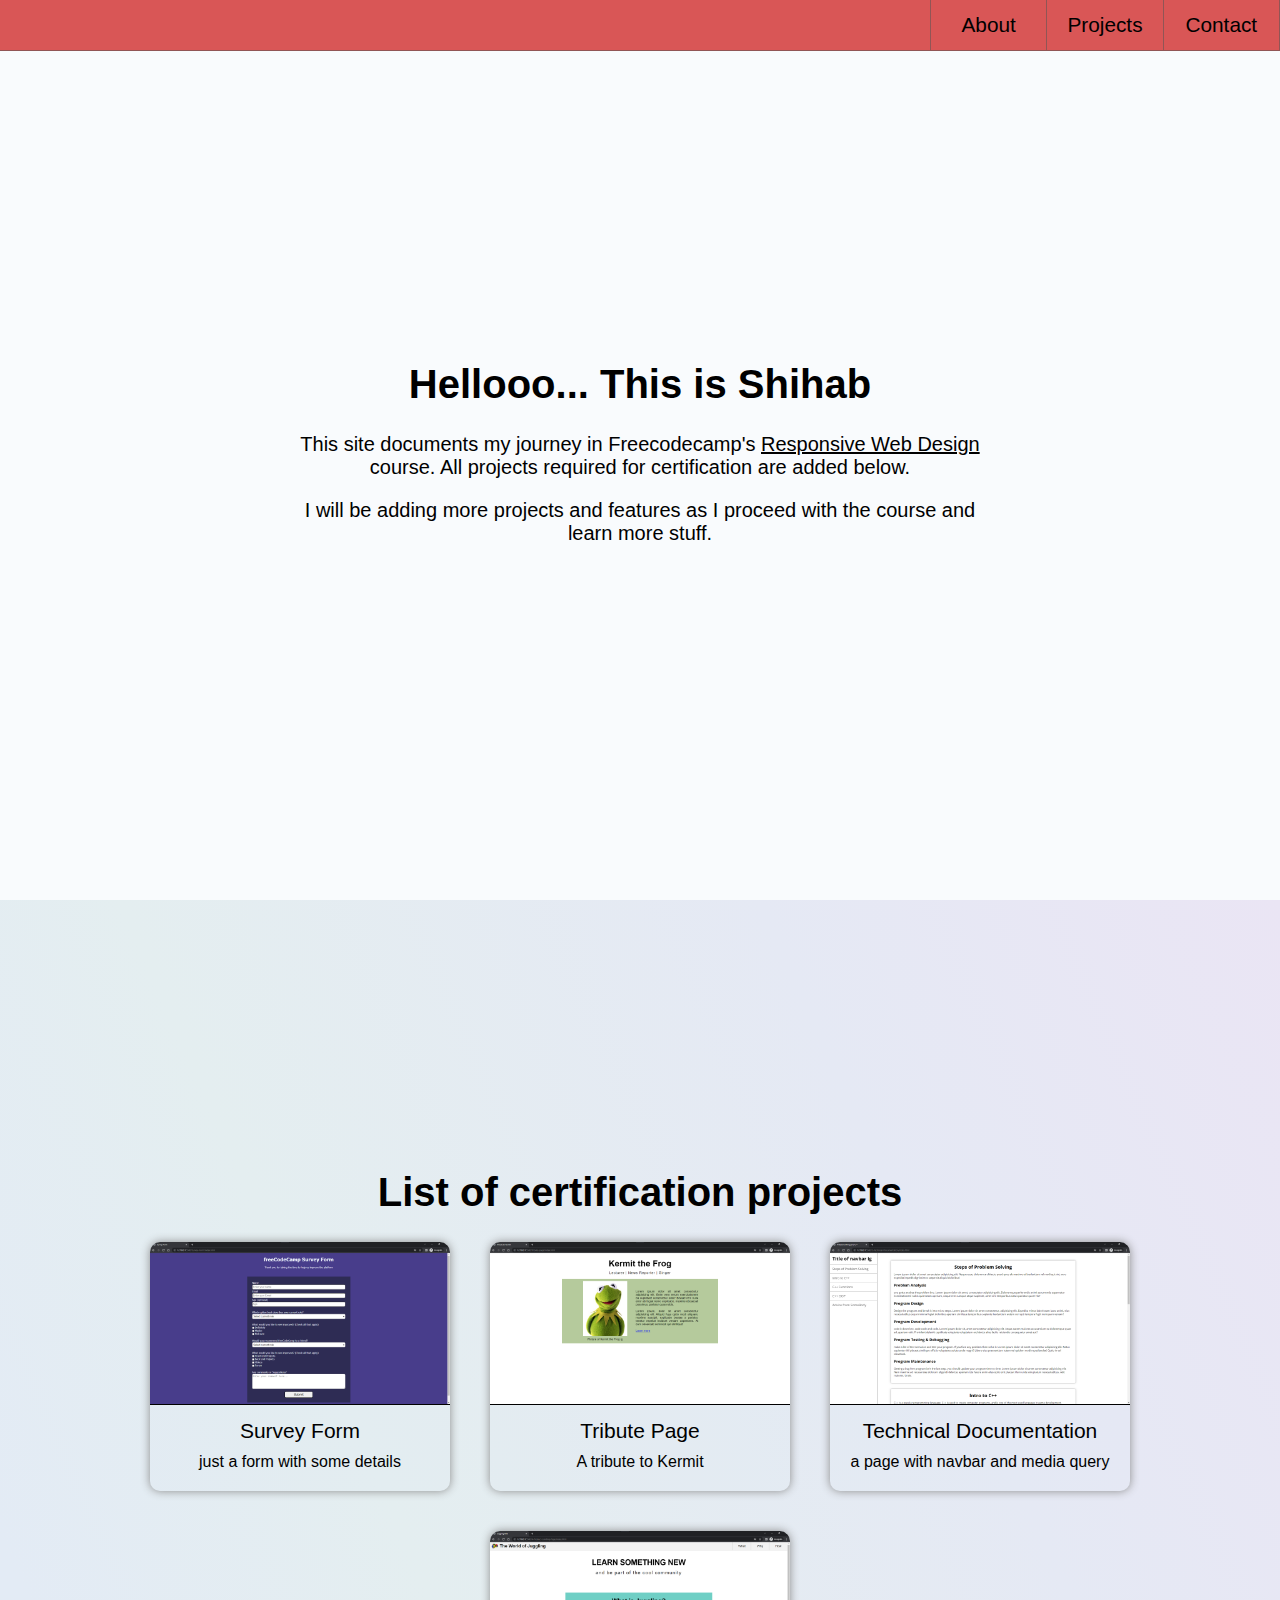
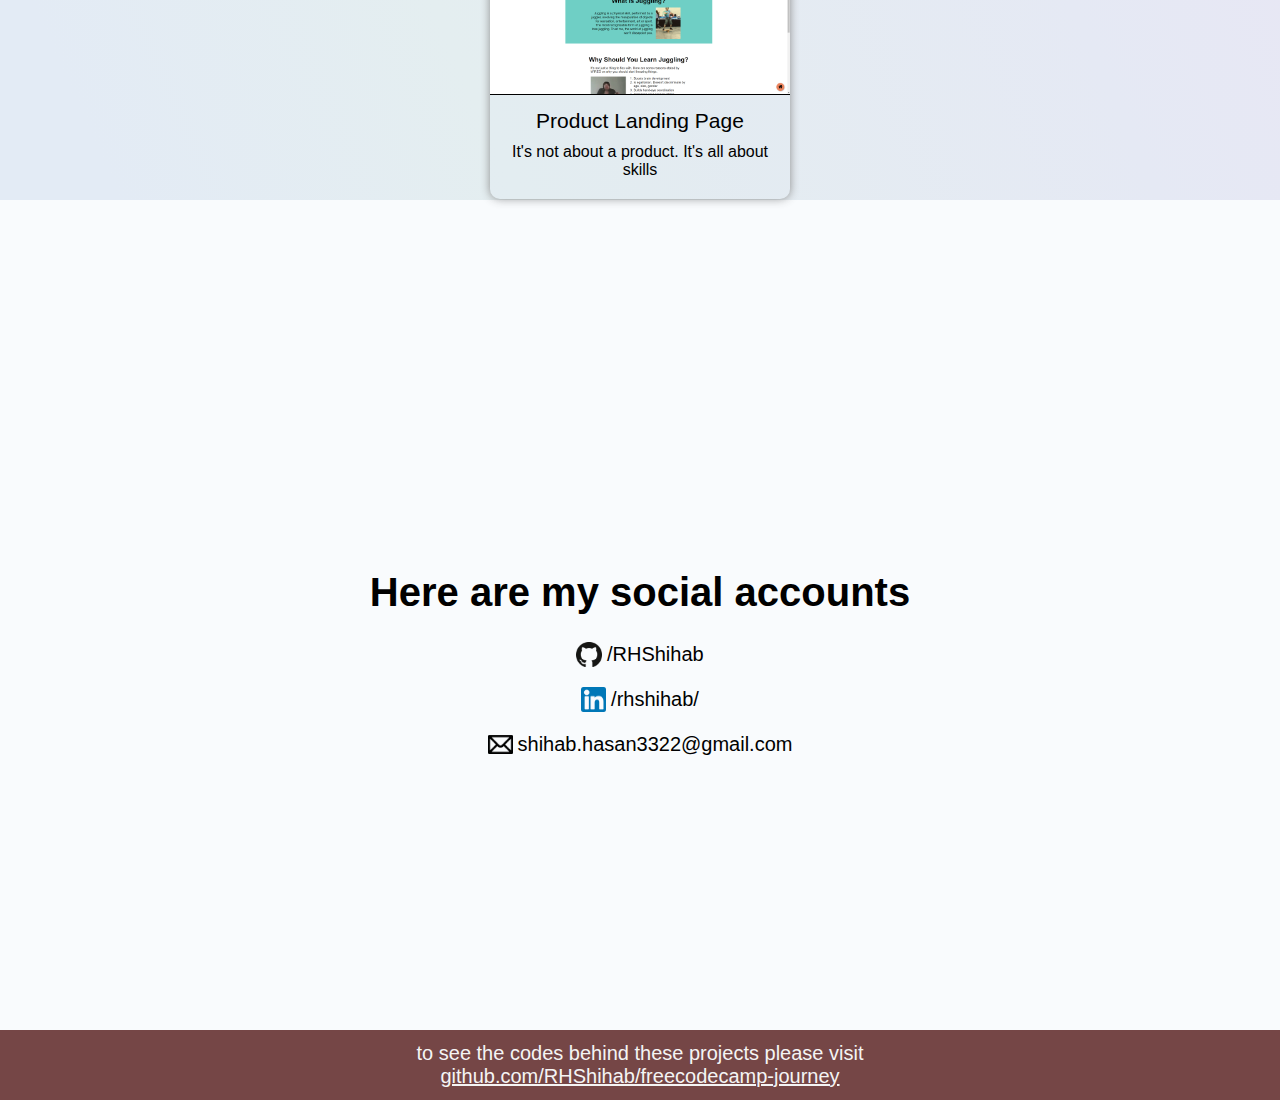
<file: index.html>
<!DOCTYPE html>
<html lang="en">
  <head>
    <meta charset="UTF-8" />
    <meta http-equiv="X-UA-Compatible" content="IE=edge" />
    <meta name="viewport" content="width=device-width, initial-scale=1.0" />
    <link rel="stylesheet" href="styles.css" />
    <title>Shihab's FreeCodeCamp Journey</title>
  </head>
  <body>
    <header id="header">
      <nav id="navbar">
        <a href="#welcome-section" class="nav-links"><div>About</div></a>
        <a href="#projects" class="nav-links"><div>Projects</div></a>
        <a href="#contact" class="nav-links"><div>Contact</div></a>
      </nav>
    </header>
    <main>
      <section id="welcome-section">
        <div>
            <h1 class="title">Hellooo... This is Shihab</h1>
            <p class="subtitle">
              <p>This site documents my journey in Freecodecamp's <a href="https://www.freecodecamp.org/learn/2022/responsive-web-design/" target="_blank" class="link">Responsive Web Design</a> course. All projects required for certification are added below.</p>
              <p>I will be adding more projects and features as I proceed with the course and learn more stuff.</p>
              <!-- <p>To see the codes behind this projects please visit <a href="https://github.com/RHShihab/freecodecamp-journey">my github repository</a>.</p> -->
            </p>
          </div>
      </section>
      <section id="projects">
        <h1 class="title" id="project-title">List of certification projects</h1>
        <div class="projectGallery" >
          <a href="1-Survey-Form/index.html"
            ><div class="projectCard">
              <img
                src="snapshots/1-surveyForm.png"
                alt="snapshot of the project"
                class="projectImg"
              />
              <div class="projectTitle">Survey Form</div>
              <div class="projectSubtitle">just a form with some details</div>
              <div class="projectDetails">
                Features:
                <ul>
                  <li>Written in semantic elements</li>
                  <li>form width changes with the device width</li>
                </ul>
              </div>
            </div>
          </a>
          <a href="2-Tribute-page/index.html"
            ><div class="projectCard">
              <img src="snapshots/2-tributePage.png" alt="" class="projectImg" />
              <div class="projectTitle">Tribute Page</div>
              <div class="projectSubtitle">A tribute to Kermit</div>
              <div class="projectDetails">
                Features
                <ul>
                  <li>uses flexbox to re-align the image and text content</li>
                </ul>
              </div>
            </div>
          </a>
          <a href="3-Technical-Documentation/index.html">
            <div class="projectCard">
              <img src="snapshots/3-technicalDocumentation.png" alt="" class="projectImg">
              <div class="projectTitle">Technical Documentation</div>
              <div class="projectSubtitle">a page with navbar and media query</div>
              <div class="projectDetails">
                Features
                <ul>
                  <li>uses media query</li>
                </ul>
              </div>
            </div>
          </a>
          <a href="4-Product-Landing-Page/index.html">
            <div class="projectCard">
              <img src="snapshots/4-productLandingPage.png" alt="" class="projectImg">
              <div class="projectTitle">Product Landing Page</div>
              <div class="projectSubtitle">It's not about a product. It's all about skills</div>
              <div class="projectDetails">
                Features
                <ul>
                  <li>Multiple grid layouts</li>
                  <li>Lots of flex</li>
                  <li>Lots of media query</li>
                </ul>
              </div>
            </div>
          </a>
        </div>
      </section>
      <section id="contact">
        <h1 class="title">Here are my social accounts</h1>
        <div class="social-links">
          <a href="https://github.com/RHShihab" target="_blank" rel="noopener noreferrer"><img src="icons/github.png" alt="Github: " class="icon"> /RHShihab</a>
          <a href="https://www.linkedin.com/in/rhshihab/" target="_blank" rel="noopener noreferrer"><img src="icons/linkedIn.png" alt="LinkedIn: " class="icon"> /rhshihab/</a>
          <a href="mailto:shihab.hasan3322@gmail.com" target="_blank" rel="noopener noreferrer"><img src="icons/mail.png" alt="Email: " class="icon"> shihab.hasan3322@gmail.com</a>
          <footer>
            to see the codes behind these projects please visit <a href="https://github.com/RHShihab/freecodecamp-journey" target="_blank" rel="noopener noreferrer" id=""no-wrap"">github.com/RHShihab/freecodecamp-journey</a>
          </footer>
        </div>
      </section>
    </main>
  </body>
</html>
</file>
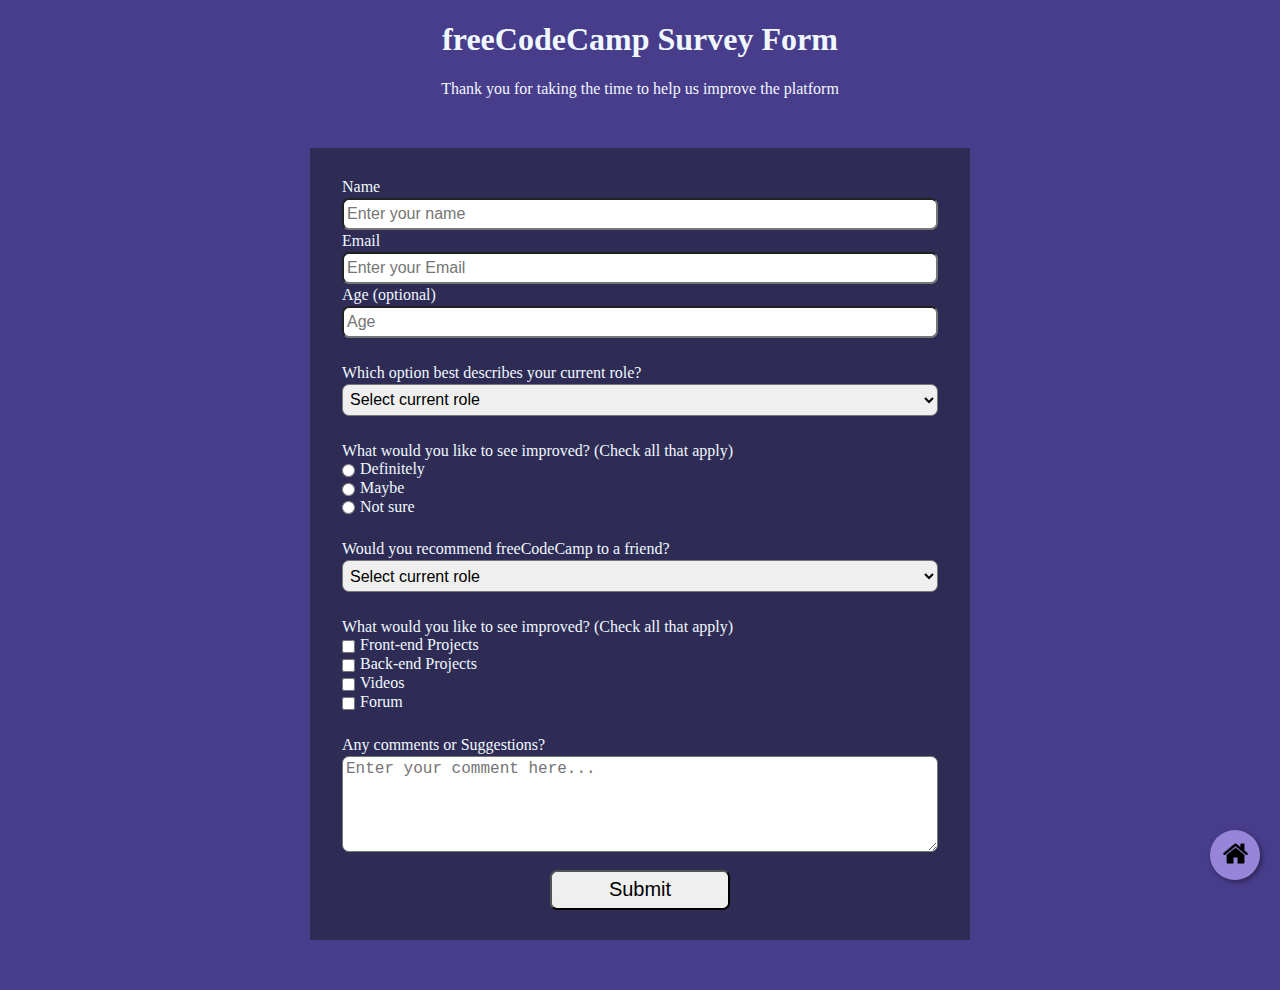
<file: 1-Survey-Form/index.html>
<!DOCTYPE html>
<html lang="en">
  <head>
    <meta charset="UTF-8" />
    <meta http-equiv="X-UA-Compatible" content="IE=edge" />
    <meta name="viewport" content="width=device-width, initial-scale=1.0" />
    <link rel="stylesheet" href="styles.css" />
    <title>Survey Form</title>
  </head>
  <body>
    <a href="../index.html">
      <div id="home-button"><img src="../icons/home-icon.png" alt="home"></div>
    </a>
    <h1 id="title">freeCodeCamp Survey Form</h1>
    <p id="description">
      Thank you for taking the time to help us improve the platform
    </p>
    <form action="" id="survey-form">
      <fieldset>
        <label id="name-label"
          >Name<input
            class="input-elem"
            type="text"
            name="name"
            id="name"
            placeholder="Enter your name"
            required
        /></label>
        <label id="email-label"
          >Email<input
            class="input-elem"
            type="email"
            name="email"
            id="email"
            placeholder="Enter your Email"
            required
        /></label>
        <label id="number-label"
          >Age (optional)<input
            class="input-elem"
            type="number"
            name="age"
            placeholder="Age"
            id="number"
            min="13"
            max="100"
        /></label>
      </fieldset>
      <fieldset>
        Which option best describes your current role?
        <select class="input-elem" id="dropdown">
          <option value="">Select current role</option>
          <option value="1">Student</option>
          <option value="2">Full Time Job</option>
          <option value="3">Full Time Learner</option>
          <option value="4">Prefer not to say</option>
          <option value="5">other</option>
        </select>
      </fieldset>
      <fieldset>
        <label
          >What would you like to see improved? (Check all that apply)
          <label
            ><input
              class="input-elem inline"
              type="radio"
              name="recommend-status"
              value="0"
            />Definitely</label
          >
          <label
            ><input
              class="input-elem inline"
              type="radio"
              name="recommend-status"
              value="1"
            />Maybe</label
          >
          <label
            ><input
              class="inline input-elem"
              type="radio"
              name="recommend-status"
              value="2"
            />Not sure</label
          >
        </label>
      </fieldset>
      <fieldset>
        <label
          >Would you recommend freeCodeCamp to a friend?
          <select class="input-elem" id="dropdown">
            <option value="">Select current role</option>
            <option value="1">Challenges</option>
            <option value="2">Projects</option>
            <option value="3">Community</option>
            <option value="4">Open Source</option>
          </select>
        </label>
      </fieldset>
      <fieldset>
        <label
          >What would you like to see improved? (Check all that apply)</label
        >
        <label
          ><input
            class="input-elem inline"
            type="checkbox"
            value="Front-end"
          />Front-end Projects</label
        >
        <label
          ><input
            class="input-elem inline"
            type="checkbox"
            value="Back-end"
          />Back-end Projects</label
        >
        <label
          ><input
            class="input-elem inline"
            type="checkbox"
            value="Videos"
          />Videos</label
        >
        <label
          ><input
            class="input-elem inline"
            type="checkbox"
            value="Forum"
          />Forum</label
        >
      </fieldset>
      <fieldset>
        <label>
          Any comments or Suggestions?
          <textarea
            class="input-elem text-area"
            name="suggestion"
            id="suggestion-box"
            cols="30"
            rows="4"
            placeholder="Enter your comment here..."
          ></textarea>
        </label>
      </fieldset>
      <button type="submit" id="submit">Submit</button>
    </form>
  </body>
</html>
</file>
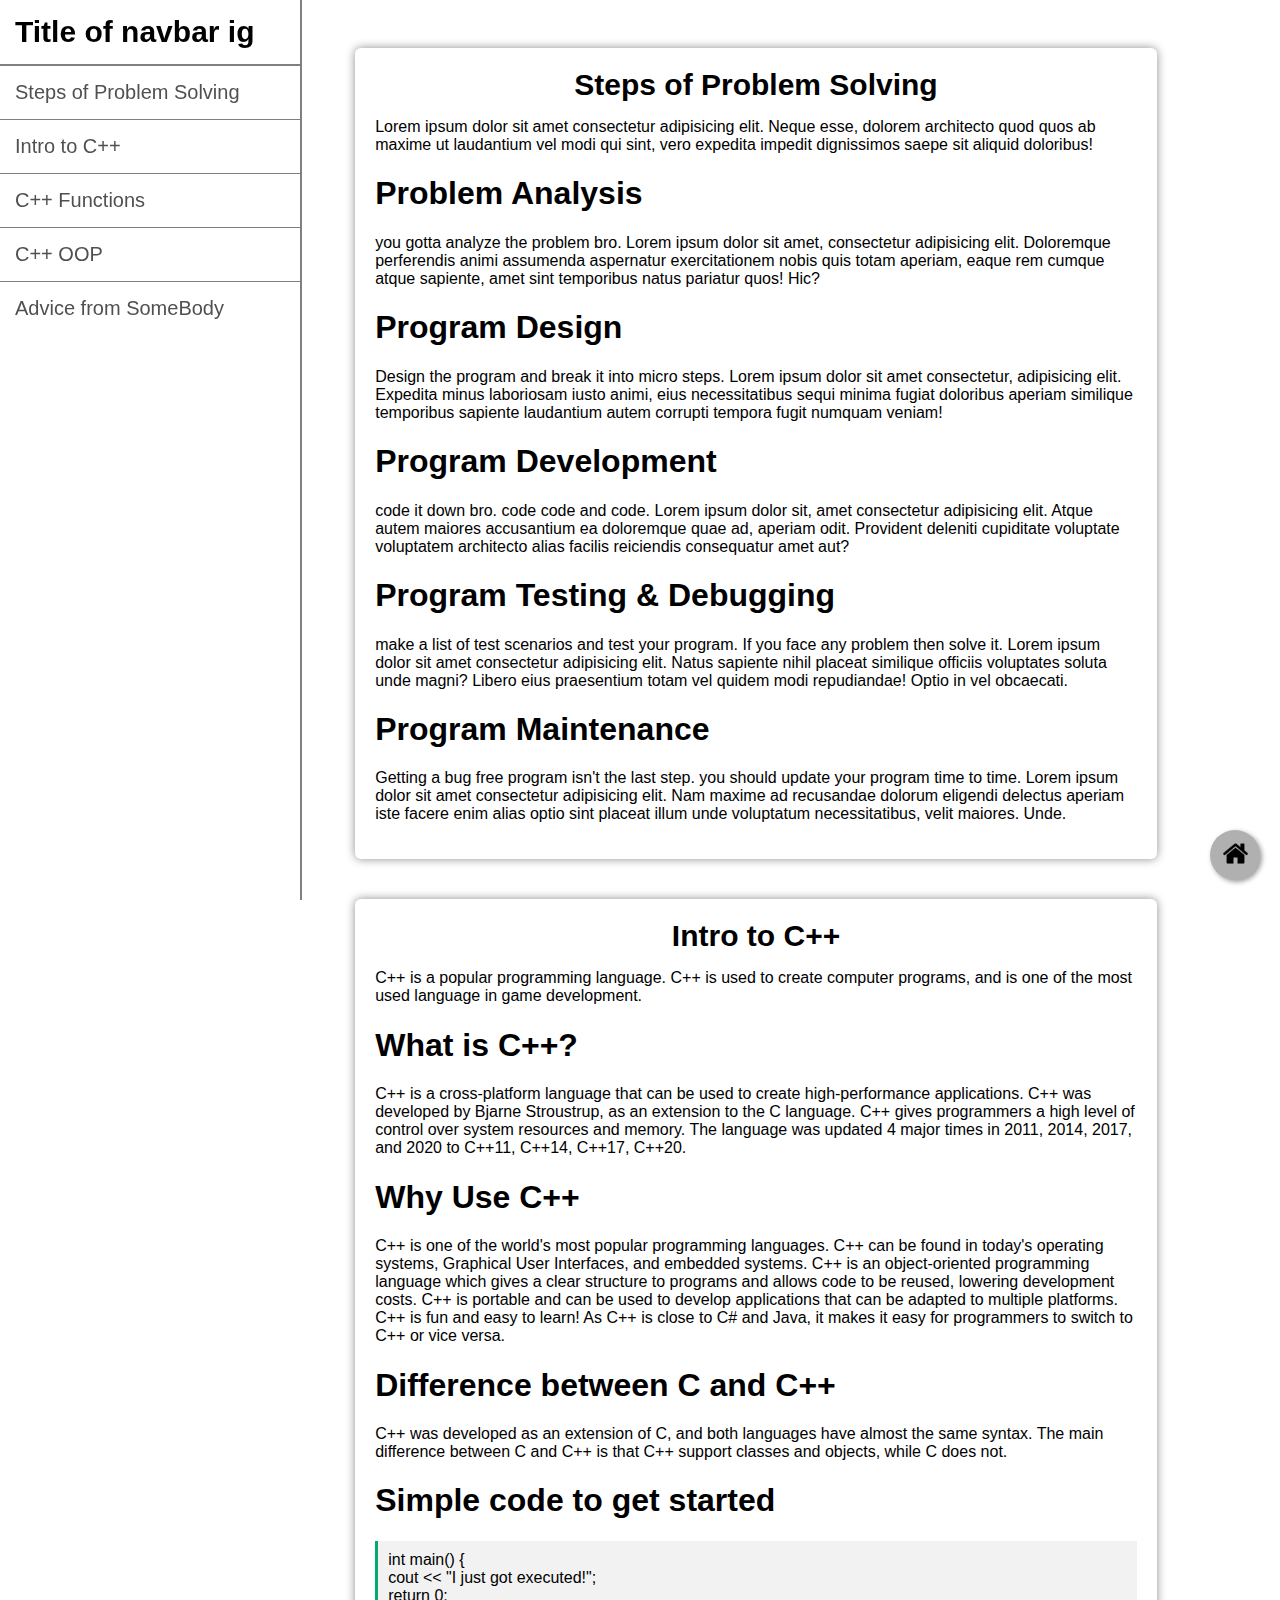
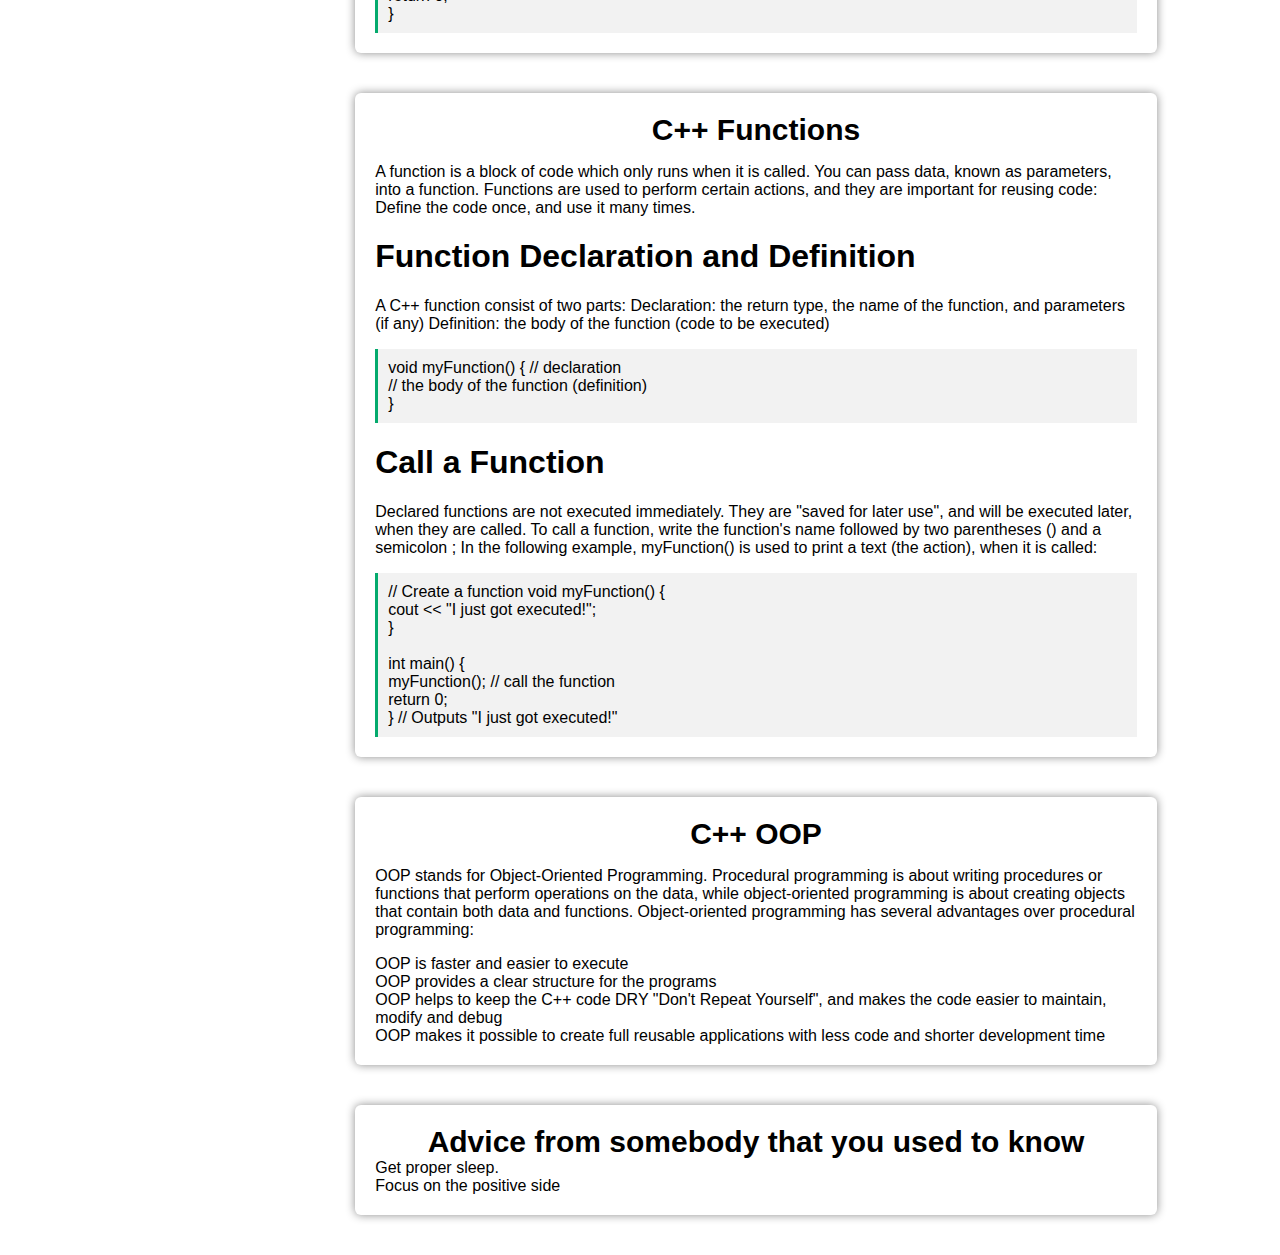
<file: 3-Technical-Documentation/index.html>
<!DOCTYPE html>
<html lang="en">
  <head>
    <meta charset="UTF-8" />
    <meta http-equiv="X-UA-Compatible" content="IE=edge" />
    <meta name="viewport" content="width=device-width, initial-scale=1.0" />
    <link rel="stylesheet" href="styles.css" />
    <title>Problem Solving and C++</title>
  </head>
  <body>
    <nav id="navbar">
      <header>Title of navbar ig</header>
      <ul>
        <li>
          <a href="#Steps_of_Problem_Solving" class="nav-link"
            >Steps of Problem Solving</a
          >
        </li>
        <li><a href="#Intro_to_C++" class="nav-link">Intro to C++</a></li>
        <li><a href="#C++_Functions" class="nav-link">C++ Functions</a></li>
        <li><a href="#C++_OOP" class="nav-link">C++ OOP</a></li>
        <li>
          <a href="#Advice_from_SomeBody" class="nav-link"
            >Advice from SomeBody</a
          >
        </li>
      </ul>
    </nav>
    <main id="main-doc">
      <a href="../index.html">
        <div id="home-button"><img src="../icons/home-icon.png" alt="home"></div>
      </a>
      <section class="main-section" id="Steps_of_Problem_Solving">
        <header>Steps of Problem Solving</header>
        <div class="section-contents">
          <p class="content-description">
            Lorem ipsum dolor sit amet consectetur adipisicing elit. Neque esse,
            dolorem architecto quod quos ab maxime ut laudantium vel modi qui
            sint, vero expedita impedit dignissimos saepe sit aliquid doloribus!
          </p>
          <ol class="content-list">
            <li>
              <h1 class="list-title">Problem Analysis</h1>
              <p class="list-description">
                you gotta analyze the problem bro. Lorem ipsum dolor sit amet,
                consectetur adipisicing elit. Doloremque perferendis animi
                assumenda aspernatur exercitationem nobis quis totam aperiam,
                eaque rem cumque atque sapiente, amet sint temporibus natus
                pariatur quos! Hic?
              </p>
            </li>
            <li>
              <h1 class="list-title">Program Design</h1>
              <p class="list-description">
                Design the program and break it into micro steps. Lorem ipsum
                dolor sit amet consectetur, adipisicing elit. Expedita minus
                laboriosam iusto animi, eius necessitatibus sequi minima fugiat
                doloribus aperiam similique temporibus sapiente laudantium autem
                corrupti tempora fugit numquam veniam!
              </p>
            </li>
            <li>
              <h1 class="list-title">Program Development</h1>
              <p class="list-description">
                code it down bro. code code and code. Lorem ipsum dolor sit,
                amet consectetur adipisicing elit. Atque autem maiores
                accusantium ea doloremque quae ad, aperiam odit. Provident
                deleniti cupiditate voluptate voluptatem architecto alias
                facilis reiciendis consequatur amet aut?
              </p>
            </li>
            <li>
              <h1 class="list-title">Program Testing & Debugging</h1>
              <p class="list-description">
                make a list of test scenarios and test your program. If you face
                any problem then solve it. Lorem ipsum dolor sit amet
                consectetur adipisicing elit. Natus sapiente nihil placeat
                similique officiis voluptates soluta unde magni? Libero eius
                praesentium totam vel quidem modi repudiandae! Optio in vel
                obcaecati.
              </p>
            </li>
            <li>
              <h1 class="list-title">Program Maintenance</h1>
              <p class="list-description">
                Getting a bug free program isn't the last step. you should
                update your program time to time. Lorem ipsum dolor sit amet
                consectetur adipisicing elit. Nam maxime ad recusandae dolorum
                eligendi delectus aperiam iste facere enim alias optio sint
                placeat illum unde voluptatum necessitatibus, velit maiores.
                Unde.
              </p>
            </li>
          </ol>
        </div>
      </section>
      <section class="main-section" id="Intro_to_C++">
        <header>Intro to C++</header>
        <div class="section-contents">
          <p class="content-description">
            C++ is a popular programming language. C++ is used to create
            computer programs, and is one of the most used language in game
            development.
          </p>
          <ul class="content-list">
            <li>
              <h1>What is C++?</h1>
              <p>
                C++ is a cross-platform language that can be used to create
                high-performance applications. C++ was developed by Bjarne
                Stroustrup, as an extension to the C language. C++ gives
                programmers a high level of control over system resources and
                memory. The language was updated 4 major times in 2011, 2014,
                2017, and 2020 to C++11, C++14, C++17, C++20.
              </p>
            </li>
            <li>
              <h1>Why Use C++</h1>
              <p>
                C++ is one of the world's most popular programming languages.
                C++ can be found in today's operating systems, Graphical User
                Interfaces, and embedded systems. C++ is an object-oriented
                programming language which gives a clear structure to programs
                and allows code to be reused, lowering development costs. C++ is
                portable and can be used to develop applications that can be
                adapted to multiple platforms. C++ is fun and easy to learn! As
                C++ is close to C# and Java, it makes it easy for programmers to
                switch to C++ or vice versa.
              </p>
            </li>
            <li>
              <h1>Difference between C and C++</h1>
              <p>
                C++ was developed as an extension of C, and both languages have
                almost the same syntax. The main difference between C and C++ is
                that C++ support classes and objects, while C does not.
              </p>
            </li>
            <li>
              <h1>Simple code to get started</h1>
              <code class="cpp-codeBlock">
                int main() {<br>
                  cout << "I just got executed!";<br>
                  return 0;<br>
                }
              </code>
            </li>
          </ul>
        </div>
      </section>
      <section class="main-section" id="C++_Functions">
        <header>C++ Functions</header>
        <div class="section-contents">
          <p class="content-description">
            A function is a block of code which only runs when it is called. You
            can pass data, known as parameters, into a function. Functions are
            used to perform certain actions, and they are important for reusing
            code: Define the code once, and use it many times.
          </p>
          <ul class="content-list">
            <li>
              <h1>Function Declaration and Definition</h1>
              <p>
                A C++ function consist of two parts: Declaration: the return
                type, the name of the function, and parameters (if any)
                Definition: the body of the function (code to be executed)
              </p>
              <code class="cpp-codeBlock">
                void myFunction() { // declaration<br>
                  // the body of the function
                (definition)<br>
              }
              </code>
            </li>
            <li>
              <h1>Call a Function</h1>
              <p>
                Declared functions are not executed immediately. They are "saved
                for later use", and will be executed later, when they are
                called. To call a function, write the function's name followed
                by two parentheses () and a semicolon ; In the following
                example, myFunction() is used to print a text (the action), when
                it is called:
              </p>
              <code class="cpp-codeBlock">
                // Create a function
                void myFunction() {<br>
                  cout << "I just got executed!";<br>
                }<br>
                <br>
                int main() {<br>
                myFunction(); // call the function<br>
                return 0;<br>
                } // Outputs "I just got executed!"<br>
              </code>
            </li>
          </ul>
        </div>
      </section>
      <section class="main-section" id="C++_OOP">
        <header>C++ OOP</header>
        <div class="section-contents">
          <p class="content-description">
            OOP stands for Object-Oriented Programming. Procedural programming
            is about writing procedures or functions that perform operations on
            the data, while object-oriented programming is about creating
            objects that contain both data and functions. Object-oriented
            programming has several advantages over procedural programming:
          </p>
          <ul class="content-list">
            <li>OOP is faster and easier to execute</li>
            <li>OOP provides a clear structure for the programs</li>
            <li>
              OOP helps to keep the C++ code DRY "Don't Repeat Yourself", and
              makes the code easier to maintain, modify and debug
            </li>
            <li>
              OOP makes it possible to create full reusable applications with
              less code and shorter development time
            </li>
          </ul>
        </div>
      </section>
      <section class="main-section" id="Advice_from_SomeBody">
        <header>Advice from somebody that you used to know</header>
        <div class="section-contents">
          Get proper sleep. <br />
          Focus on the positive side
        </div>
      </section>
    </main>
    <footer>Most of the texts are copied from <a href="https://www.w3schools.com/cpp/default.asp">w3schools</a></footer>
  </body>
</html>
</file>
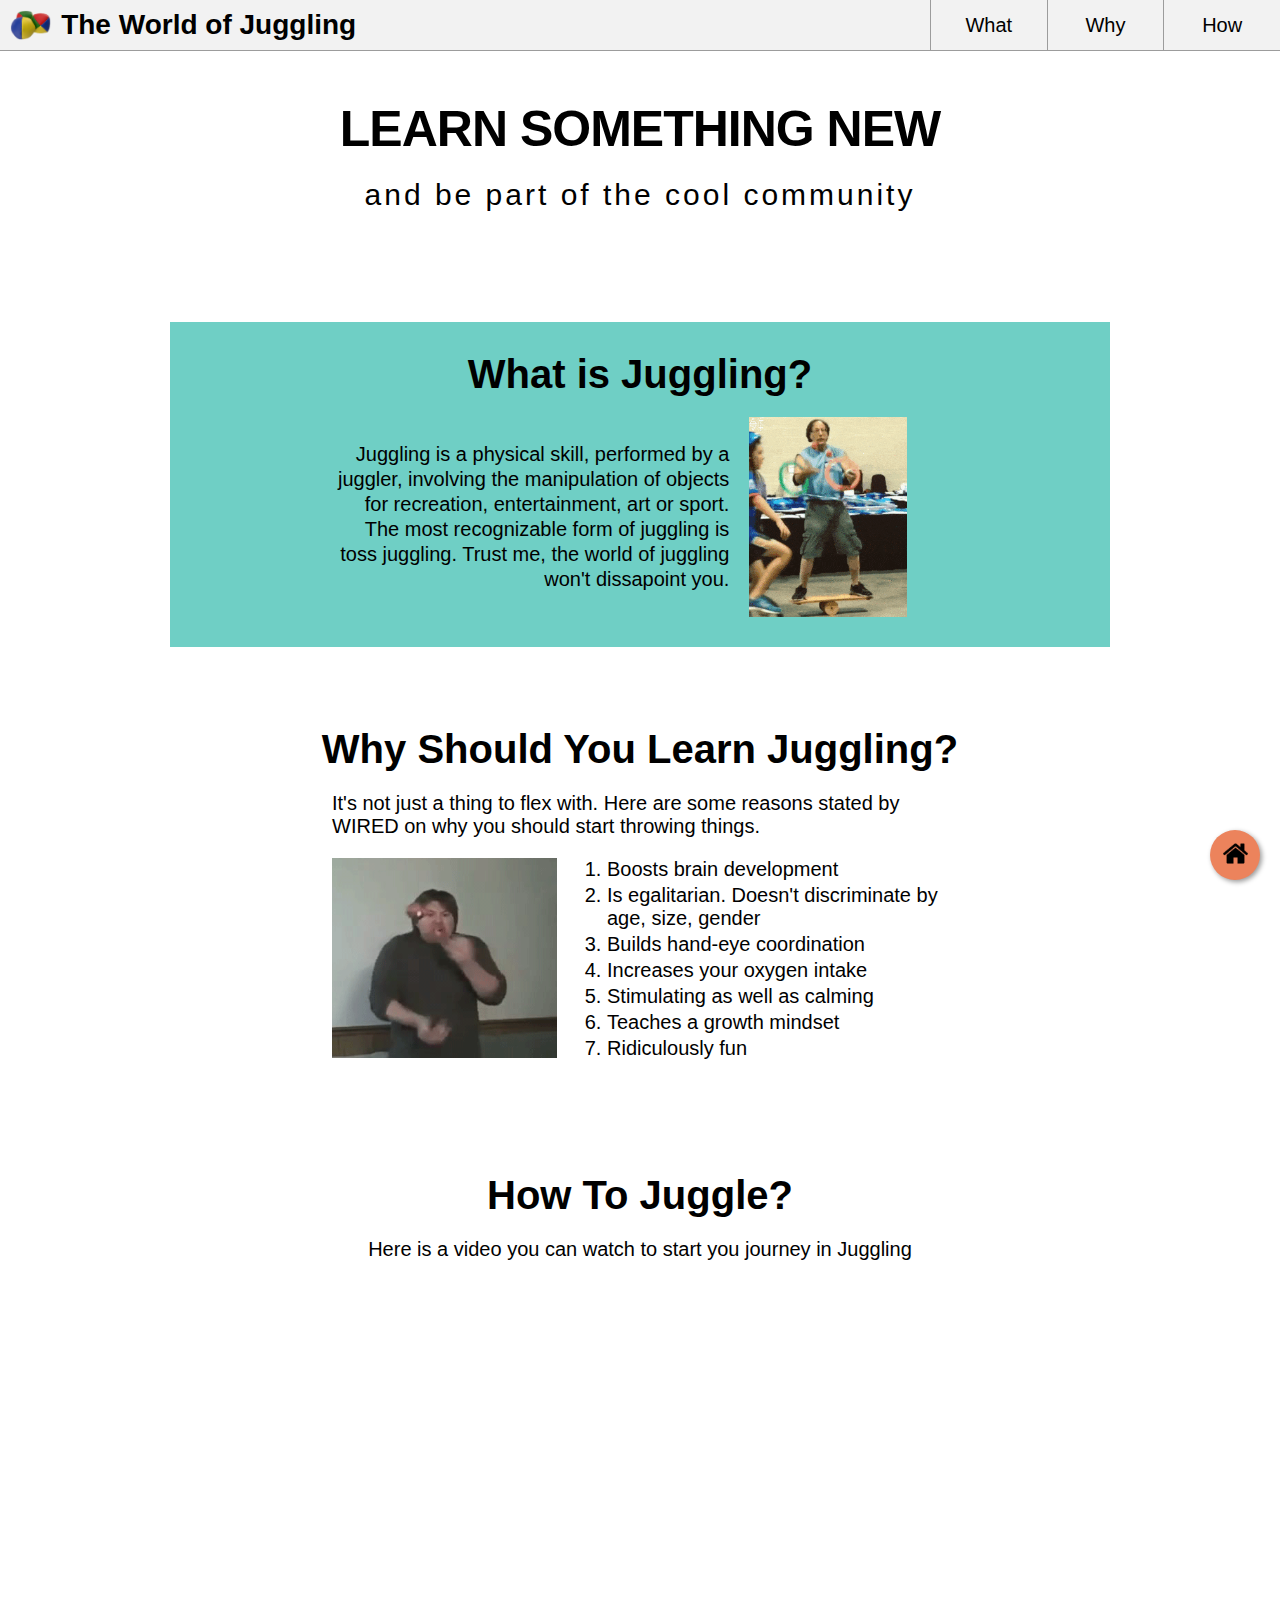
<file: 4-Product-Landing-Page/index.html>
<!DOCTYPE html>
<html lang="en">
  <head>
    <meta charset="UTF-8" />
    <meta http-equiv="X-UA-Compatible" content="IE=edge" />
    <meta name="viewport" content="width=device-width, initial-scale=1.0" />
    <link rel="stylesheet" href="styles.css" />
    <link
      href="https://fonts.googleapis.com/css?family=Anton%7CBaskervville%7CRaleway&display=swap"
      rel="stylesheet"
    />
    <title>Juggling Balls</title>
  </head>
  <body>
    <a href="../index.html">
      <div id="home-button"><img src="../icons/home-icon.png" alt="home"></div>
    </a>
    <header id="header">
      <h1 id="title">
        <img
          src="logo/juggling-balls-logo.png"
          alt="logo of juggling balls"
          id="header-img"
        /><div>The World of Juggling</div>
      </h1>
      <nav id="nav-bar">
        <a href="#what" class="nav-link"><div>What</div></a>
        <a href="#why" class="nav-link"><div>Why</div></a>
        <a href="#how" class="nav-link"><div>How</div></a>
      </nav>
    </header>
    <main>
      <section id="subtitle">
        <h1 id="section-header">LEARN SOMETHING NEW</h1>
        <article class="section-content">
          and be part of the cool community
        </article>
      </section>
      <section id="what">
        <h1 id="section-header">What is Juggling?</h1>
        <article class="section-content">
          <div>
            <div>
              Juggling is a physical skill, performed by a juggler, involving
              the manipulation of objects for recreation, entertainment, art or
              sport. The most recognizable form of juggling is toss juggling.
              Trust me, the world of juggling won't dissapoint you.
            </div>
          </div>
          <img src="image/crazy-juggler.gif" id="crazy-juggling-gif" />
        </article>
      </section>
      <section id="why">
        <h1 id="section-header">Why Should You Learn Juggling?</h1>
        <article class="section-content">
          <div id="why-subtitle">
            It's not just a thing to flex with. Here are some reasons stated by
            <a
              href="https://www.wired.com/2012/02/juggling-its-not-just-about-multi-tasking/"
              id="wired"
              >WIRED</a
            >
            on why you should start throwing things.
          </div>
          <img src="image/eating-juggling.gif" id="eating-juggling-gif" />
          <div>
            <div>
              <ol id="juggling-reason-list">
                <li>Boosts brain development</li>
                <li>
                  Is egalitarian. Doesn't discriminate by age, size, gender
                </li>
                <li>Builds hand-eye coordination</li>
                <li>Increases your oxygen intake</li>
                <li>Stimulating as well as calming</li>
                <li>Teaches a growth mindset</li>
                <li>Ridiculously fun</li>
              </ol>
            </div>
          </div>
        </article>
      </section>
      <section id="how">
        <h1 id="section-header">How To Juggle?</h1>
        <article class="section-content">
          <div class="subtitle">
            Here is a video you can watch to start you journey in Juggling
          </div>
          <div id="video">
            <iframe
              
              src="https://www.youtube.com/embed/dCYDZDlcO6g"
              title="YouTube video player"
              frameborder="0"
              allow="accelerometer; autoplay; clipboard-write; encrypted-media; gyroscope; picture-in-picture"
              allowfullscreen
            ></iframe>
          </div>
        </article>
      </section>
    </main>
  </body>
</html>
</file>
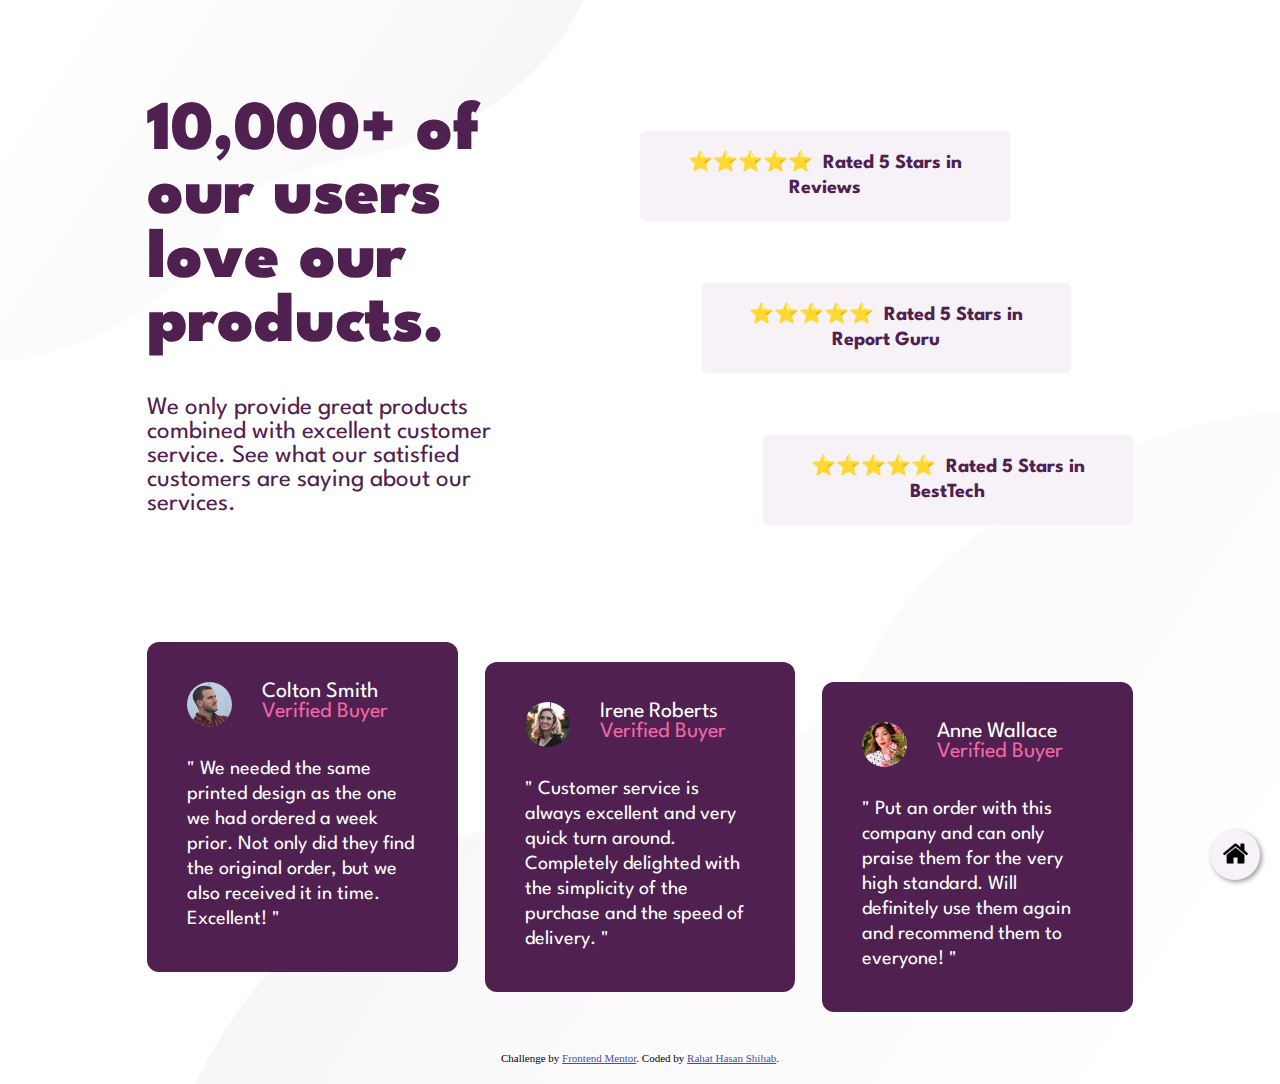
<file: frontend-mentor/social-proof-section/index.html>
<!DOCTYPE html>
<html lang="en">
  <head>
    <meta charset="UTF-8" />
    <meta name="viewport" content="width=device-width, initial-scale=1.0" />
    <!-- displays site properly based on user's device -->

    <link
      rel="icon"
      type="image/png"
      sizes="32x32"
      href="./images/favicon-32x32.png"
    />
    <link href='https://fonts.googleapis.com/css?family=League Spartan' rel='stylesheet'>
    <link rel="stylesheet" href="styles.css">
    <title>Frontend Mentor | Social proof section</title>

    <!-- Feel free to remove these styles or customise in your own stylesheet 👍 -->
    <style>
      .attribution {
        font-size: 11px;
        text-align: center;
      }
      .attribution a {
        color: hsl(228, 45%, 44%);
      }
    </style>
  </head>
  <body>
    <a href="../../index.html">
      <div id="home-button"><img src="../../icons/home-icon.png" alt="home"></div>
    </a>
    <!-- <img src="images/bg-pattern-top-desktop.svg" alt="" class="top-bg-desktop">
    <img src="images/bg-pattern-bottom-desktop.svg" alt="" class="bottom-bg-desktop"> -->
    <main class="main">
      <div class="hero">
        <div class="heading">
          <div class="h1">
            10,000+ of our users love our products.
          </div>
          <p>
            We only provide great products combined with excellent customer service.
            See what our satisfied customers are saying about our services.
          </p>
        </div>
        <div class="rating-cards">
            <div class="rating-card">Rated 5 Stars in Reviews</div>
            <div class="rating-card">Rated 5 Stars in Report Guru</div>
            <div class="rating-card">Rated 5 Stars in BestTech</div>
        </div>
      </div>
  
      <div class="review-section">
        <div class="review-card">
          <div class="review-heading">
            <img class="reviewer-image" src="images/image-colton.jpg" alt="">
            <div class="reviewer-info">
              <span class="reviewer-title">Colton Smith</span>
              <br>
              <span class="reviewer-status">Verified Buyer</span>
            </div>
          </div>
          <div class="review-message">
            " We needed the same printed design as the one we had ordered a week prior.
            Not only did they find the original order, but we also received it in time.
            Excellent! "
          </div>
        </div>
        <div class="review-card">
          <div class="review-heading">
            <img class="reviewer-image" src="images/image-irene.jpg" alt="">
            <div class="reviewer-info">
              <span class="reviewer-title">Irene Roberts</span>
              <br> 
              <span class="reviewer-status">Verified Buyer</span>
            </div>
          </div>
          <div class="review-message">
            " Customer service is always excellent and very quick turn around. Completely
            delighted with the simplicity of the purchase and the speed of delivery. "
          </div>
        </div>
        <div class="review-card">
          <div class="review-heading">
            <img class="reviewer-image" src="images/image-anne.jpg" alt="">
            <div class="reviewer-info">
              <span class="reviewer-title">Anne Wallace</span>
              <br>
              <span class="reviewer-status">Verified Buyer</span>
            </div>
          </div>
          <div class="review-message">
            " Put an order with this company and can only praise them for the very high
            standard. Will definitely use them again and recommend them to everyone! "
          </div>
        </div>
      </div>
      </main>
    

    <div class="attribution">
      Challenge by
      <a href="https://www.frontendmentor.io?ref=challenge" target="_blank"
        >Frontend Mentor</a
      >. Coded by <a href="https://github.com/RHShihab">Rahat Hasan Shihab</a>.
    </div>
    <!-- <div id="ref-image"><img src="design/desktop-design.jpg" alt=""></div> -->
  </body>
</html>
</file>
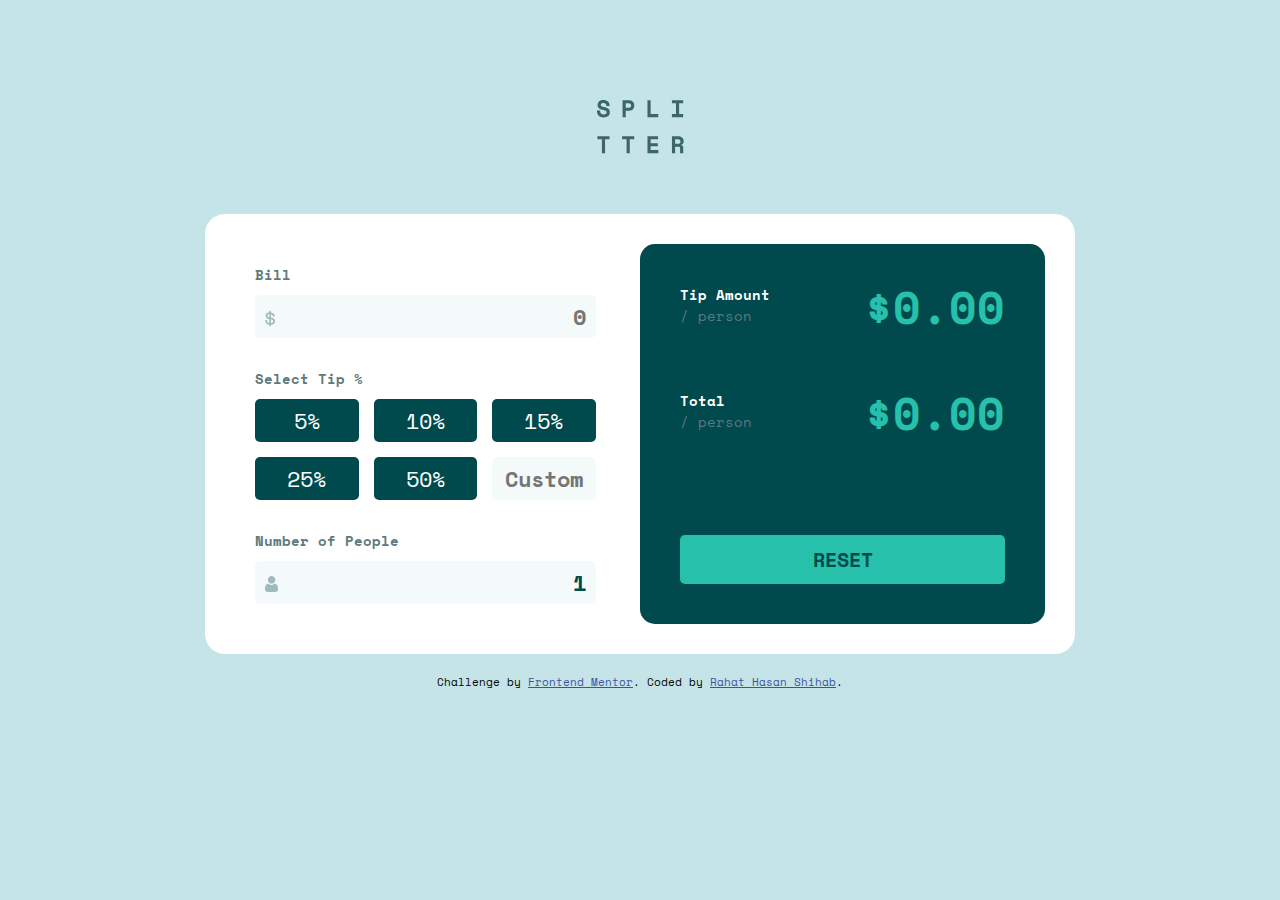
<file: frontend-mentor/tip-calculator-app/index.html>
<!DOCTYPE html>
<html lang="en">
<head>
  <meta charset="UTF-8">
  <meta name="viewport" content="width=device-width, initial-scale=1.0"> <!-- displays site properly based on user's device -->
  
  <link href='https://fonts.googleapis.com/css?family=Space Mono' rel='stylesheet'>
  <link rel="icon" type="image/png" sizes="32x32" href="./images/favicon-32x32.png">
  <link rel="stylesheet" href="styles.css">
  <title>Frontend Mentor | Tip calculator app</title>

  <!-- Feel free to remove these styles or customise in your own stylesheet 👍 -->
  <style>
    .attribution { font-size: 11px; text-align: center; }
    .attribution a { color: hsl(228, 45%, 44%); font-size: inherit; }
  </style>
</head>
<body>
  <img src="images/logo.svg" alt="" id="logo">
  <div class="card">
    <form class="input">
      <fieldset>
        <legend>Bill</legend>
          <div class="full-width-field">
            <img src="images/icon-dollar.svg" alt="$">
            <input type="number" name="total-bill" id="total-bill" placeholder="0">
          </div>
      </fieldset>
      <fieldset>
        <legend>Select Tip %</legend>
        <label for="tip" class="small-width-field">
          <button class="tip" id="five" value="5">5%</button>
          <button class="tip" id="ten" value="10">10%</button>
          <button class="tip" id="fifteen" value="15">15%</button>
          <button class="tip" id="twentyfive" value="25">25%</button>
          <button class="tip" id="fifty" value="50">50%</button>
          <input type="number" placeholder="Custom" id="custom">
        </label>
      </fieldset>
      <fieldset>
        <div class="inline">
          <legend>Number of People</legend>
          <div id="notZeroText"></div>
        </div>
        <div class="full-width-field">
          <img src="images/icon-person.svg" alt="😏">
          <input type="number" name="n-people" id="n-people" placeholder="0" value="1">
        </div>
      </fieldset>
    </form>
    <section class="output">
      <div class="super-output-set">
        <div class="output-set">
          <div class="label">
            <p>Tip Amount</p>
            <p>/ person</p>
          </div>
          <div class="output-text" id="tip-output">$0.00</div>
        </div>
        <div class="output-set">
          <div class="label">
            <p>Total</p>
            <p>/ person</p>
          </div>
          <div class="output-text" id="total-output">$0.00</div>
        </div>
      </div>
      <button id="reset">RESET</button>
    </section>
  </div>
  
  <div class="attribution">
    Challenge by <a href="https://www.frontendmentor.io?ref=challenge" target="_blank">Frontend Mentor</a>. 
    Coded by <a href="https://github.com/RHShihab" target="_blank">Rahat Hasan Shihab</a>.
  </div>
  <script src="index.js"></script>
</body>
</html>
</file>
<file: styles.css>
:root {
  --meta-background: rgba(227, 235, 245, 0.2);
  --meta-gradient1: linear-gradient(
    66deg,
    rgba(227, 235, 245, 1) 7%,
    rgba(228, 238, 240, 1) 31%,
    rgba(229, 233, 244, 1) 69%,
    rgba(234, 229, 244, 1) 100%
  );
  --meta-gradient2: linear-gradient(
    66deg,
    rgba(227, 235, 245, 1) 7%,
    rgba(229, 233, 244, 1) 69%,
    rgba(234, 229, 244, 1) 100%
  );
  --meta-gradient3: linear-gradient(
    66deg,
    rgba(210, 224, 242, 1) 7%,
    rgba(210, 219, 242, 1) 69%,
    rgba(226, 216, 246, 1) 100%
  );
  --nav-border-color: #5555558b;
}
/* width */
::-webkit-scrollbar {
  width: 10px;
}

/* Track */
::-webkit-scrollbar-track {
  box-shadow: inset 0 0 2px grey; 
  border-radius: 0px;
}
 
/* Handle */
::-webkit-scrollbar-thumb {
  background: #d95656; 
  border-radius: 10px;
}

/* Handle on hover */
::-webkit-scrollbar-thumb:hover {
  background: #e57f7f; 
}
html{
  box-sizing: border-box;
  scroll-behavior: smooth;
}
a {
  color: black;
}
nav>a{
  transition: 0.2s;
  text-decoration: none;
}
nav>a:hover{
  transition: 0.2s;
  background-color: #e57f7f;
}
#header {
  position: fixed;
  top: 0;
  left: 0;
  z-index: 1;
  background-color: #d95656;
  font-family: "Lato", sans-serif;
  font-size: 1.4rem;
  height: 50px;
  width: 100%;
  display: flex;
  justify-content: flex-end;
  border-bottom: 1px solid var(--nav-border-color);
}
#navbar {
  height: 100%;
  width: 350px;
  /* background-color: #7a3131; */
  display: flex;
  justify-content: space-around;
  vertical-align: middle;
}
.nav-links {
  font-size: 1.3rem;
  width: 33%;
  /* background-color: blueviolet; */
  border-left: 1px solid var(--nav-border-color);
  text-align: center;
  display: flex;
  flex-direction: column;
  justify-content: center;
}
.nav-links:last-of-type{
  border-right: 1px solid var(--nav-border-color);
}
body {
  /* background: var(--meta-background); */
  margin: 0px;
  font-family: Arial, Helvetica, sans-serif;
}
.link:hover{
  background-color: var(--meta-gradient1);
}
#welcome-section{
  display: flex;
  flex-direction: column;
  justify-content: center;
  align-items: center;
  width: 100%;
  height: 100vh;
  background-color: var(--meta-background);
  font-size: 20px;
}
#welcome-section>div{
  text-align: center;
  width: 90%;
  /* border: 1px solid #5555558b; */
  justify-content: center;
  column-gap: 100px;
  max-width: 700px;
}
#welcome-section>p{
  margin: 30px auto;
  padding: 0 10px;
}
#welcome-section>p>a{
  text-decoration: underline;
  text-underline-offset: 5px;
}
#projects{
  top: 100px;
  background: var(--meta-gradient1);
  display: flex;
  flex-direction: column;
  align-items: center;
  width: 100%;
  min-height: 100vh;
}
#contact{
  display: flex;
  flex-direction: column;
  justify-content: center;
  align-items: center;
  width: 100%;
  height: 100vh;
  background-color: var(--meta-background);
  font-size: 20px;
  position: relative;
}
.subtitle {
  font-style: normal;
}
.title {
  text-align: center;
  font-size: 40px;
}
#project-title{
  margin-top: calc(100vh - 70vh);
}
.projectGallery {
  width: 90%;
  max-width: 1400px;
  min-height: 450px;
  margin: 0px auto;
  display: flex;
  flex-wrap: wrap;
  justify-content: center;
  gap: 40px;
}
.projectGallery > a {
  color: black;
  text-decoration: none;
}
.projectImg {
  border-radius: 10px 10px 0 0;
  border-bottom: 1px solid black;
  width: 100%;
}
.projectCard {
  transition: 0.2s;
  background: var(--meta-background);
  border-radius: 10px;
  box-shadow: 0 0 10px 0px rgb(140, 140, 140);
  width: 300px;
}
.projectCard:hover .projectDetails {
  border-top: 2px solid rgb(170, 170, 170);
  height: 100px;
  transition: 0.2s;
}
.projectCard:hover {
  scale: 1.03;
  transition: 0.2s;
}
.projectTitle {
  font-size: 21px;
  text-align: center;
  padding-top: 10px;
}

.projectSubtitle {
  padding: 10px;
  text-align: center;
}

.projectDetails {
  transition: 0.2s;
  height: 0;
  overflow: hidden;
  padding-top: 10px;
  padding-left: 20px;
}

.projectDetails > ul {
  padding: 0px 20px 20px 20px;
}
.icon{
  height: 25px;
}

.social-links{
  display: flex;
  flex-direction: column;
  align-items: center;
  gap: 20px;
/* background-color: #5555558b; */
width: 60%;
}
.social-links>a{
  text-decoration: none;
  display: flex;
  gap: 5px;
  align-items: center;
}
footer{
  text-align: center;
  width: 100%;
  height: 70px;
  background-color: #754646;
  color: #f4f4f4;
  position: absolute;
  bottom: 0;
  display: flex;
  flex-direction: column;
  justify-content: center;
}
footer>a{
  color: inherit;
}
#no-wrap{
  white-space: nowrap;
}
@media (max-width: 726px) {
  body {
    width: unset;
  }
  .projectDetails {
    height: 100px;
  }
  #no-wrap{
    white-space: unset;
  }
  footer{
    font-size: 14px;
  }
}
</file>
<file: 1-Survey-Form/styles.css>
/* width */
::-webkit-scrollbar {
  width: 10px;
}

/* Track */
::-webkit-scrollbar-track {
  box-shadow: inset 0 0 3px rgb(155, 130, 238);
  border-radius: 0px;
}

/* Handle */
::-webkit-scrollbar-thumb {
  background: #9785da;
  border-radius: 10px;
}

/* Handle on hover */
::-webkit-scrollbar-thumb:hover {
  background: #3c2882;
}

body {
  color: aliceblue;
  background-color: #483d8b;
  font-family: Tahoma;
  font-size: 16px;
}

#title,
#description {
  text-align: center;
}

#survey-form {
  background-color: rgba(40, 40, 70, 0.8);
  padding: 30px;
  width: 60vw;
  max-width: 600px;
  min-width: 280px;
  margin: 50px auto;
}

label {
  display: block;
  /* margin: 15px auto; */
}

fieldset {
  border: 0;
  padding: 12px 0;
}
fieldset:first-of-type {
  padding-top: 0;
}
.input-elem {
  box-sizing: border-box;
  width: 100%;
  margin: 2px 0;
  height: 2em;
  padding: 3px;
  font-size: 16px;
  border-radius: 7px;
}
.text-area {
  height: 6em;
}
.inline {
  width: unset;
  height: unset;
  vertical-align: middle;
  margin-right: 5px;
}
#submit {
  display: block; /*why did it fix the center issue*/
  font-size: 20px;
  border-radius: 7px;
  height: 2em;
  width: 30%;
  margin-left: auto;
  margin-right: auto;
}

#home-button {
  position: fixed;
  bottom: 20px;
  right: 20px;
  height: 50px;
  width: 50px;
  border-radius: 25px;
  background-color: #9785da;
  box-shadow: 2px 2px 5px rgba(0, 0, 0, 0.4);
  z-index: 99;
}
#home-button > img {
  transform: translateY(11px);
  display: block;
  width: 50%;
  height: 50%;
  margin: auto;
}
</file>
<file: 3-Technical-Documentation/styles.css>
@media (prefers-reduced-motion: no-preference) {
  * {
    scroll-behavior: smooth;
  }
}
/* width */
::-webkit-scrollbar {
  width: 10px;
}

/* Track */
::-webkit-scrollbar-track {
  box-shadow: inset 0 0 2px grey; 
  border-radius: 0px;
}
 
/* Handle */
::-webkit-scrollbar-thumb {
  background: #888; 
  border-radius: 10px;
}

/* Handle on hover */
::-webkit-scrollbar-thumb:hover {
  background: #555; 
}
* {
  font-family: "Open Sans", Arial, sans-serif;
}
/* main section */
@media (min-width: 1000px) {
  #main-doc {
    /* background-color: aquamarine; */
    width: 70vw;
    position: absolute;
    margin-left: 300px;
    /* height: vh; */
    /* max-width: ; */
  }
  #navbar {
    top: 0;
    left: 0;
    width: 300px;
    height: 100%;
    max-width: 400px;
    min-width: 300px;
    /* background-color: aqua; */
    border-right: 2px solid grey;
    position: fixed;
  }
  .cpp-codeBlock{
    display: block;
    background-color: #f2f2f2;
    padding: 10px;
    border-left: 3px solid #04AA6D;
    /* border-radius: 3px; */
  }
  footer{
    display: none;
  }
}
.main-section {
  width: 85%;
  margin: 40px auto;
  /* border: 1px solid black; */
  /* background-color: bisque; */
  padding: 20px 20px;
  border-radius: 6px;
  box-shadow: 0 0 10px 0px rgb(140, 140, 140);
}
.main-section > header {
  font-size: 30px;
  font-weight: bold;
  text-align: center;
}
.content-list,
#navbar > ul {
  margin: 0;
  padding: 0;
}
.content-list > li,
#navbar li {
  list-style-type: none;
  /* background-color:blueviolet; */
}

/* navbar styles */

#navbar > header {
  font-size: 30px;
  font-weight: bold;
  text-align: left;
  border-bottom: 2px solid grey;
  padding: 15px;
}
#navbar ul {
  /* background-color: antiquewhite; */
  height: 100%;
  overflow-y: auto;
  overflow-x: hidden;
}
#navbar li {
  font-size: 20px;
  padding: 15px;
  border-bottom: 1px solid grey;
}
#navbar li:last-of-type {
  border-bottom: none;
}
#navbar a {
  color: rgb(80, 80, 80);
  text-decoration: none;
}
#navbar a:hover {
  color: ghostwhite;
}
#navbar li:hover {
  background-color: grey;
}
@media (max-width: 1000px) {
  #navbar > header {
    font-size: 20px;
    font-weight: bold;
    text-align: left;
    border-bottom: 2px solid grey;
    padding: 15px;
  }
  #navbar li {
    font-size: 15px;
    padding: 5px;
    padding-left: 15px;
    border-bottom: 1px solid grey;
  }
  body {
    margin: 0;
  }
  .main-section {
    padding: 10px 20px;
    /* background-color: bisque; */
  }
  #main-doc {
    margin: 230px auto 0 auto;
    /* background-color: aquamarine; */
    width: 95vw;
    position: relative;
    /* height: vh; */
    /* max-width: ; */
  }
  #navbar {
    top: 0;
    left: 0;
    width: 100vw;
    background-color: white;
    border-bottom: 1px solid grey;
    position: fixed;
    z-index: 1;
    box-shadow: 0 0 5px 0 rgb(140, 140, 140);
  }
  .cpp-codeBlock{
    display: block;
    background-color: #f2f2f2;
    padding: 10px;
    border-left: 3px solid #04AA6D;
    /* border-radius: 3px; */
  }
}

#home-button{
  position: fixed;
  bottom: 20px;
  right: 20px;
  height: 50px;
  width: 50px;
  border-radius: 25px;
  background-color: #b0b0b0;
  box-shadow: 2px 2px 5px rgba(0, 0, 0, 0.4);
  z-index: 99;
}
#home-button>img{
  transform: translateY(11px);
  display: block;
  width: 50%;
  height: 50%;
  margin: auto;
}
footer{
  width: 100vw - 20px;
  padding: 20px 0;
  /* height: 50px; */
  background-color: #b0b0b0;
  vertical-align: middle;
  text-align: center;
}
</file>
<file: 4-Product-Landing-Page/styles.css>
@media (prefers-reduced-motion: no-preference) {
  * {
    scroll-behavior: smooth;
  }
}
/* width */
::-webkit-scrollbar {
  width: 10px;
}

/* Track */
::-webkit-scrollbar-track {
  box-shadow: inset 0 0 2px grey; 
  border-radius: 0px;
}
 
/* Handle */
::-webkit-scrollbar-thumb {
  background: #5eb0a8; 
  border-radius: 10px;
}

/* Handle on hover */
::-webkit-scrollbar-thumb:hover {
  background: #4c8882; 
}
*,
::before,
::after {
  padding: 0;
  margin: 0;
}
html {
  font-size: 62.5%;
  box-sizing: border-box;
}
a {
  text-decoration: none;
  color: black;
}
a:hover{
  background-color: #5555558b;
}
body {
  font-family: "Lato", sans-serif;
}
:root {
  --nav-height: 50px;
  --nav-border-color: #5555558b;
}
#header {
  position: fixed;
  top: 0;
  z-index: 99;
  background-color: #f2f2f2;
  font-family: "Lato", sans-serif;
  font-size: 1.4rem;
  height: var(--nav-height);
  width: 100%;
  display: flex;
  justify-content: space-between;
  align-items: center;
  vertical-align: middle;
  border-bottom: 1px solid var(--nav-border-color);
}
#title {
  display: flex;
  align-items: center;
  height: 100%;
}
#header img {
  height: 30px;
  padding: 0 10px;
}
#nav-bar {
  height: 100%;
  width: 350px;
  /* background-color: #7a3131; */
  display: flex;
  justify-content: space-around;
  vertical-align: middle;
}
.nav-link {
  font-size: 2rem;
  width: 33%;
  /* background-color: blueviolet; */
  border-left: 1px solid var(--nav-border-color);
  text-align: center;
  display: flex;
  flex-direction: column;
  justify-content: center;
}

#subtitle {
  margin-top: 70px;
}

section:first-of-type {
  margin-top: 20px;
  margin-bottom: 30px;
  text-align: center;
}
section:first-of-type > #section-header {
  font-family: "roboto", sans-serif;
  font-size: 5rem;
  margin-bottom: 20px;
  letter-spacing: -1px;
}
section:first-of-type > .section-content {
  font-size: 30px;
  letter-spacing: 3px;
}

main {
  /* position: relative; */
  display: grid;
  grid-template-columns: minmax(2rem, 1fr) minmax(min-content, 94rem) minmax(
      2rem,
      1fr
    );
  /* row-gap: 3rem; */
}
form {
  display: flex;
  justify-content: center;
}
section,
form {
  grid-column: 2 / 3;
}
section {
  margin-top: var(--nav-height);
  /* background-color: #7fcf6f; */
  padding: 30px;
}
#section-header {
  /* background-color: #7fcf6f; */
  margin-bottom: 20px;
  font-size: 4rem;
  text-align: center;
}
.section-content {
  /* background-color: #6fc4cf; */
  font-size: 2rem;
}
#what {
  background-color: #6fcfc5;
}
#what .section-content {
  margin: 0 auto;
  width: 70%;
  min-width: 500px;
  /* background-color: #4edb7f; */
  display: grid;
  grid-template-columns: 2fr 1fr;
  column-gap: 20px;
}
#what > .section-content > div {
  display: flex;
  flex-direction: column;
  justify-content: center;
  text-align: right;
  line-height: 25px;
}
#crazy-juggling-gif {
  height: 200px;
  width: 158px;
}

#juggling-reason-list {
  padding-left: 30px;
}

#juggling-reason-list > li {
  padding-bottom: 3px;
}

#why .section-content {
  margin: 0 auto;
  width: 70%;
  min-width: 600px;
  display: grid;
  grid-template-columns: 1fr 2fr;
  column-gap: 20px;
}

#eating-juggling-gif {
  height: 200px;
  width: 225px;
}
#why-subtitle {
  grid-column: 1 / 3;
  margin-bottom: 20px;
}
#how .section-content {
  /* background-color: beige; */
}
#how .subtitle {
  text-align: center;
  margin-bottom: 20px;
}
#video {
  margin: 0 auto;
  width: 500px;
  aspect-ratio: 16 / 9;
  margin-bottom: 20px;
}

#how iframe {
  width: 100%;
  height: 100%;
}

@media (max-width: 725px) {
  #header {
    font-size: 1.1rem;
  }
  section:first-of-type > #section-header {
    font-size: 4.5rem;
  }
  section:first-of-type > .section-content {
    font-size: 25px;
    letter-spacing: 3px;
  }
  section {
    margin-top: var(--nav-height);
    /* background-color: #7fcf6f; */
    padding: 30px 0;
  }
}
@media (max-width: 660px) {
  #header {
    height: 70px;
    flex-direction: column;
  }
  #title {
    display: flex;
    justify-content: center;
    border-bottom: 1px solid var(--nav-border-color);
    width: 100%;
    height: 100%;
  }
  #subtitle {
    margin-top: 100px;
    margin-bottom: -10px;
  }
  .nav-link:last-of-type {
    border-right: 1px solid var(--nav-border-color);
  }
  section:first-of-type > #section-header {
    font-size: 4rem;
  }
  section:first-of-type > .section-content {
    font-size: 20px;
    letter-spacing: 3px;
  }
  section {
    padding: 10px;
  }
  #section-header {
    /* background-color: #7fcf6f; */
    margin-bottom: 20px;
    font-size: 3.5rem;
    text-align: center;
  }
  #what .section-content {
    /* width: unset;
  min-width: 0px; */
  min-width: unset;
  display: flex;
    flex-direction: column-reverse;
    justify-content: center;
  }
  #what > .section-content > div {
    text-align: justify;
    margin-top: 10px;
  }
  #crazy-juggling-gif {
    margin: 0 auto;
  }

  #why .section-content {
  min-width: unset;
    display: flex;
    flex-direction: column;
    justify-content: center;
  }
  #eating-juggling-gif {
    margin: 0 auto;
    margin-bottom: 10px;
  }
  #video {
    width: 70%;
  }
  section:last-of-type{
    margin-bottom: 40px;
  }

}
@media (max-width: 500px) {
  #what .section-content, #why .section-content {
    margin: 0 auto;
    width: 100%;
  }
  #video {
    width: 90%;
  }
  section:last-of-type{
    margin-bottom: 40px;
  }
}

#home-button{
  position: fixed;
  bottom: 20px;
  right: 20px;
  height: 50px;
  width: 50px;
  border-radius: 25px;
  background-color: rgb(236, 131, 92);
  box-shadow: 2px 2px 5px rgba(0, 0, 0, 0.4);
  z-index: 99;
}
#home-button>img{
  transform: translateY(11px);
  display: block;
  width: 50%;
  height: 50%;
  margin: auto;
}
</file>
<file: frontend-mentor/social-proof-section/styles.css>
*, *::after, *::before{
  box-sizing: border-box;
  margin: 0;
  padding: 0;
}
.top-bg-desktop {
  width: 80%;
  position: absolute;
  top: 0;
  left: 0;
}
.bottom-bg-desktop {
  width: 80%;
  position: absolute;
  bottom: 0;
  right: 0;
}
:root {
  /* Primary color */
  --very-dark-magenta: hsl(300, 43%, 22%);
  --soft-pink: hsl(333, 80%, 67%);

  /* Neutral color*/
  --dark-grayish-magenta: hsl(303, 10%, 53%);
  --light-grayish-magenta: hsl(300, 24%, 96%);
  --white: hsl(0, 0%, 100%);

  /* Font weight */
  --regular: 400;
  --medium: 500;
  --bold: 700;
}
body{
  background: url(images/bg-pattern-top-desktop.svg) left top no-repeat, url(images/bg-pattern-bottom-desktop.svg) right bottom no-repeat;
  min-height: 100vh;
}
main {
  font-family: "League Spartan";
  font-size: 25px;
  display: flex;
  flex-wrap: wrap;
  /* justify-content: center; */
  align-items: center;
  margin: 100px auto 0 auto;
  width: 77%;
  min-width: 340px;
  gap: 16px;
}

.hero {
  color: var(--very-dark-magenta);
  display: flex;
  justify-content: space-between;
  width: 100%;
}

.heading {
  width: 37%;
  margin-bottom: 40px;
}
.heading .h1 {
  font-size: 70px;
  font-weight: 900;
  margin-bottom: 40px;

  /* want to make it bolder */
}
.rating-cards {
  width: 50%;
  display: flex;
  flex-wrap: wrap;
  align-items: center;
}
.rating-card {
  text-align: center;
  line-height: 25px;
  font-size: 20px;
  font-weight: var(--bold);
  background-color: var(--light-grayish-magenta);
  padding: 20px;
  border-radius: 5px;
  width: 75%;
}
.rating-card:nth-of-type(2) {
  margin-left: 12.5%;
}
.rating-card:nth-of-type(3) {
  margin-left: 25%;
}
.rating-card::before{
  content: '⭐⭐⭐⭐⭐';
  margin-right: 10px;
}
.review-section {
  margin-top: 70px;
  display: flex;
  justify-content: space-between;
}
.review-heading {
  display: flex;
  margin-bottom: 30px;
}
.reviewer-image {
  width: 45px;
  height: 45px;
  border-radius: 50%;
  margin-right: 30px;
}
.review-card {
  font-size: 22px;
  background-color: var(--very-dark-magenta);
  width: calc(31.5%);
  border-radius: 12px;
  padding: 40px;
  height: fit-content;
}
.review-card:nth-of-type(2) {
  margin-top: 20px;
}
.review-card:nth-of-type(3) {
  margin-top: 40px;
}
.review-message {
  font-size: 20px;
  line-height: 25px;
  color: var(--white);
}
.reviewer-title {
  color: var(--white);
}
.reviewer-status {
  color: var(--soft-pink);
}

@media (max-width: 800px) {
  main{
  width: 90%;
  }
  .hero {
    flex-direction: column;
    /* display: flex; */
    /* justify-content: space-between; */
    /* width: 100%; */
  }
  .heading {
    width: 100%;
    text-align: center;
  }
  .rating-cards {
    width: 100%;
    display: flex;
    flex-wrap: wrap;
    align-items: center;
    row-gap: 20px;
  }
  .rating-card {
    font-size: 20px;
    font-weight: var(--bold);
    background-color: var(--light-grayish-magenta);
    padding: 20px;
    border-radius: 5px;
    width: 100%;
  }
  .rating-card:nth-of-type(2) {
    margin-left: 0;
  }
  .rating-card:nth-of-type(3) {
    margin-left: 0;
  }
  .review-section {
    flex-direction: column;
  }
  .review-card {
    font-size: 22px;
    padding: 20px;
    width: 98%;
    margin: auto;
  }
  .review-card:nth-of-type(3) {
    margin-top: 20px;
  }
}


/* home button */
#home-button{
  position: fixed;
  bottom: 20px;
  right: 20px;
  height: 50px;
  width: 50px;
  border-radius: 25px;
  background-color: var(--light-grayish-magenta);
  box-shadow: 2px 2px 5px rgba(0, 0, 0, 0.4);
  z-index: 99;
}
#home-button>img{
  transform: translateY(11px);
  display: block;
  width: 50%;
  height: 50%;
  margin: auto;
}
.attribution{
  margin-top: 40px;
  margin-bottom: 20px;
}
</file>
<file: frontend-mentor/tip-calculator-app/styles.css>
*,
*::after,
*::before {
  box-sizing: border-box;
  margin: 0;
  padding: 0;
  font-size: 24px;
  font-family: "Space Mono";
  font-size: 22px;
  
}
:root {
  /* primary */
  --strong-cyan: hsl(172, 67%, 45%);

  /* neutral */
  --very-dark-cyan: hsl(183, 100%, 15%);
  --dark-grayish-cyan: hsl(186, 14%, 43%);
  --grayish-cyan: hsl(184, 14%, 56%);
  --light-grayish-cyan: hsl(185, 41%, 84%);
  --very-light-grayish-cyan: hsl(189, 41%, 97%);
  --white: hsl(0, 0%, 100%);
}
/* hiding the arrows in the number field */
/* Chrome, Safari, Edge, Opera */
input::-webkit-outer-spin-button,
input::-webkit-inner-spin-button {
  -webkit-appearance: none;
  margin: 0;
}
/* Firefox */
input[type="number"] {
  -moz-appearance: textfield;
}
body {
  width: 100%;
  background-color: var(--light-grayish-cyan);
}

#logo{
  display: block;
  margin: 100px auto 60px auto;
}

fieldset {
  border: none;
}
.inline{
  display: flex;
  justify-content: space-between;
}
legend, .notZeroText {
  font-size: 14px;
  margin-bottom: 10px;
  font-weight: 700;
  color: var(--dark-grayish-cyan);
}
#notZeroText{
  font-size: 14px;
  margin-bottom: 10px;
  font-weight: 700;
  color: orangered;
}

.sample {
  height: 100vh;
}
.card {
  max-width: 870px;
  width: 100%;
  margin: 20px auto;
  padding: 30px;
  background-color: white;
  border-radius: 20px;
  display: flex;
  flex-direction: row;
  flex-wrap: wrap;
  justify-content: space-between;
  /* gap: 30px; */
}
.input {
  width: 47%;
  padding: 20px;
}
fieldset{
  margin-bottom: 30px;
}
fieldset:last-of-type{
  margin-bottom: 0;
}
input, button{
  border: none;
  border-radius: 5px;
}
button{
  background-color: var(--very-dark-cyan);
  color: white;
  padding: 5px;
}
button:hover, #reset{
  cursor: pointer;
}
button:focus, .active{
  background-color: var(--strong-cyan);
  color: var(--very-dark-cyan);
}
input[type="number"]{
  color: var(--very-dark-cyan);
  background-color: var(--very-light-grayish-cyan);
  font-weight: 700;
}
input[type="number"]:focus{
  /* outline-color: black; */
  outline-color: var(--strong-cyan);
}

.notZeroOutline{
  border: 2px solid orangered!important;
  outline-color: orangered!important;
}
.full-width-field {
  position: relative;
  width: 100%;
  justify-content: space-between;
}
.full-width-field > input[type="number"] {
  /* background-color: var(--dark-grayish-cyan); */
  background-color: var(--very-light-grayish-cyan);
  position: relative;
  text-align: right;
  width: 100%;
  padding: 5px 10px;
  border: none;
}
.full-width-field > img{
  top: 15px;
  left: 10px;
  z-index: 2;
  position: absolute;
}

.small-width-field {
  display: grid;
  grid-template-columns: 1fr 1fr 1fr;
  gap: 15px;
}
.small-width-field > input {
  width: 100%;
}
#custom {
  text-align: center;
}

.output{
  background-color: var(--very-dark-cyan);
  border-radius: 15px;
  width: 50%;
  padding: 40px;
  display: flex;
  flex-direction: column;
  justify-content: space-between;
}
.output-set{
  display: flex;
  justify-content: space-between;
  margin-bottom: 50px;
}
.label p{
  font-size: 14px;
  color: white;
  font-weight: 600;
}
.label p:last-of-type{
  font-weight: 500;
  color: var(--dark-grayish-cyan);
}
.output-text{
  font-size: 45px;
  margin-top: -10px;
  font-weight: 700;
  color: var(--strong-cyan);
}

#reset{
  background-color: var(--strong-cyan);
  padding: 10px;
  border: none;
  border-radius: 5px;
  font-size: 20px;
  font-weight: 700;
  color: var(--very-dark-cyan);
}
#reset:focus{
  background-color: var(--strong-cyan);
  color: var(--very-dark-cyan);
}

@media (max-width: 700px) {
  .card{
    flex-direction: column;
  }
  .input, .output {
    width: 100%;
  }
}
</file>
